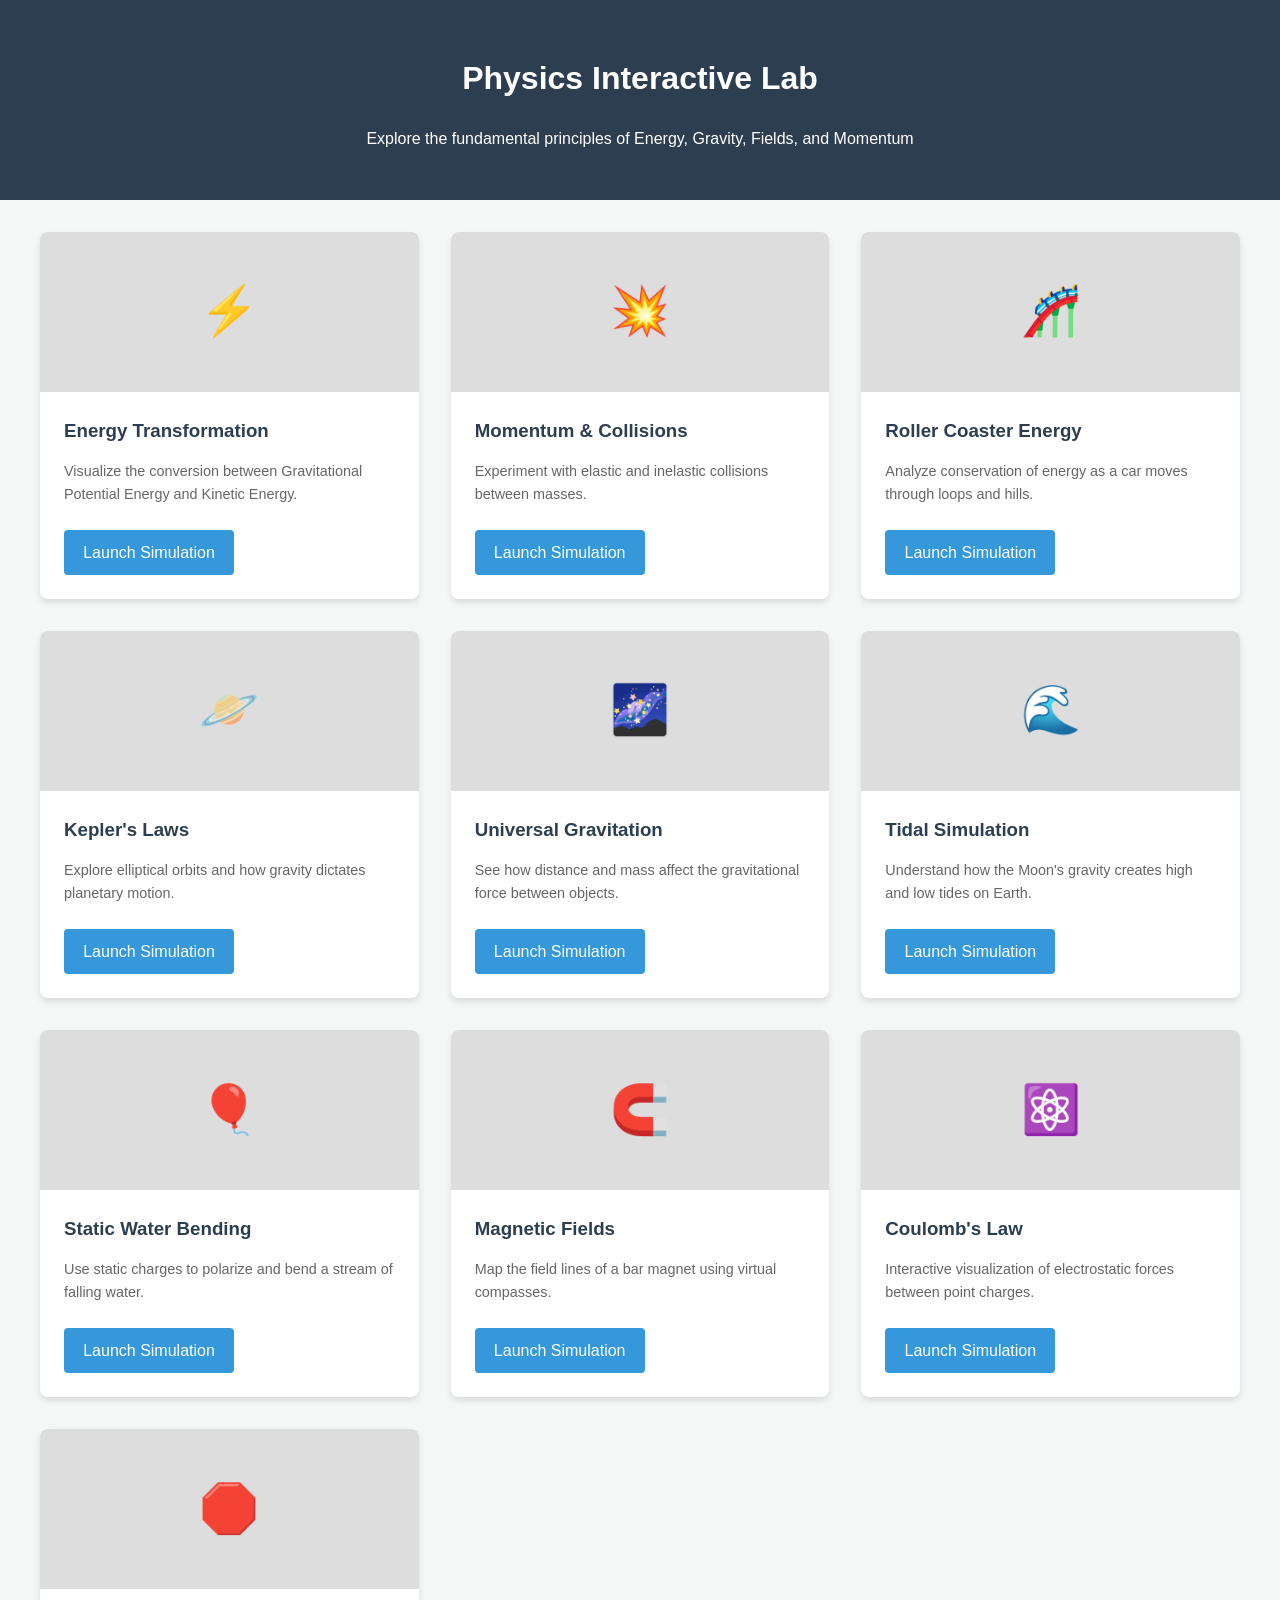
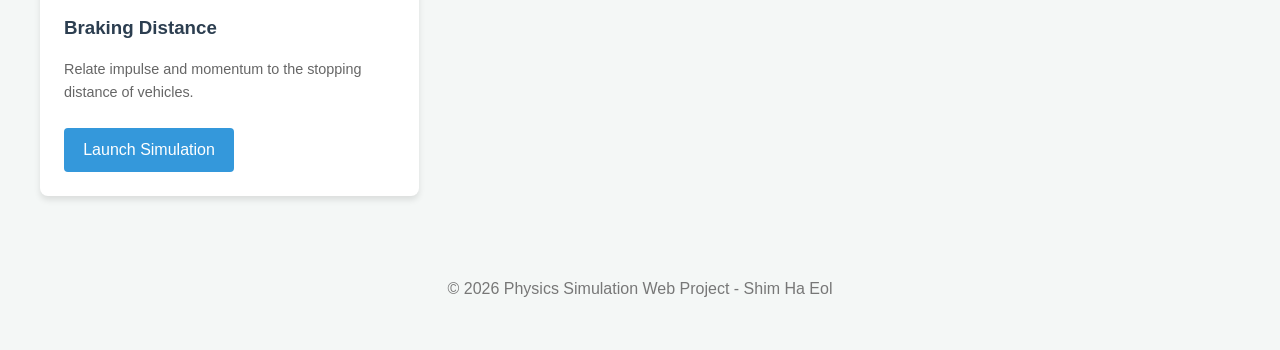
<file: index.html>
<!DOCTYPE html>
<html lang="en">
<head>
    <meta charset="UTF-8">
    <meta name="viewport" content="width=device-width, initial-scale=1.0">
    <title>Physics Lab: Interactive Simulations</title>
    <link rel="stylesheet" href="assets/css/style.css">
</head>
<body>
    <header>
        <h1>Physics Interactive Lab</h1>
        <p>Explore the fundamental principles of Energy, Gravity, Fields, and Momentum</p>
    </header>

    <main class="container">
        <div class="grid">
            <!-- 1. Energy Transformation (Modular) -->
            <div class="card">
                <div class="card-img">⚡</div>
                <div class="card-content">
                    <h3 class="card-title">Energy Transformation</h3>
                    <p class="card-text">Visualize the conversion between Gravitational Potential Energy and Kinetic Energy.</p>
                    <a href="simulations/energy-transformation/index.html" class="btn">Launch Simulation</a>
                </div>
            </div>

            <!-- 2. Collisions Lab (Modular) -->
            <div class="card">
                <div class="card-img">💥</div>
                <div class="card-content">
                    <h3 class="card-title">Momentum & Collisions</h3>
                    <p class="card-text">Experiment with elastic and inelastic collisions between masses.</p>
                    <a href="simulations/collisions-lab/index.html" class="btn">Launch Simulation</a>
                </div>
            </div>

            <!-- 3. Roller Coaster -->
            <div class="card">
                <div class="card-img">🎢</div>
                <div class="card-content">
                    <h3 class="card-title">Roller Coaster Energy</h3>
                    <p class="card-text">Analyze conservation of energy as a car moves through loops and hills.</p>
                    <a href="simulations/roller-coaster.html" class="btn">Launch Simulation</a>
                </div>
            </div>

            <!-- 4. Kepler's Orbits -->
            <div class="card">
                <div class="card-img">🪐</div>
                <div class="card-content">
                    <h3 class="card-title">Kepler's Laws</h3>
                    <p class="card-text">Explore elliptical orbits and how gravity dictates planetary motion.</p>
                    <a href="simulations/kepler-orbits.html" class="btn">Launch Simulation</a>
                </div>
            </div>

            <!-- 5. Universal Gravitation -->
            <div class="card">
                <div class="card-img">🌌</div>
                <div class="card-content">
                    <h3 class="card-title">Universal Gravitation</h3>
                    <p class="card-text">See how distance and mass affect the gravitational force between objects.</p>
                    <a href="simulations/gravity-force.html" class="btn">Launch Simulation</a>
                </div>
            </div>

            <!-- 6. Tidal Forces -->
            <div class="card">
                <div class="card-img">🌊</div>
                <div class="card-content">
                    <h3 class="card-title">Tidal Simulation</h3>
                    <p class="card-text">Understand how the Moon's gravity creates high and low tides on Earth.</p>
                    <a href="simulations/tides.html" class="btn">Launch Simulation</a>
                </div>
            </div>

            <!-- 7. Electrostatic Water Bender -->
            <div class="card">
                <div class="card-img">🎈</div>
                <div class="card-content">
                    <h3 class="card-title">Static Water Bending</h3>
                    <p class="card-text">Use static charges to polarize and bend a stream of falling water.</p>
                    <a href="simulations/water-bending.html" class="btn">Launch Simulation</a>
                </div>
            </div>

            <!-- 8. Magnetic Field Explorer -->
            <div class="card">
                <div class="card-img">🧲</div>
                <div class="card-content">
                    <h3 class="card-title">Magnetic Fields</h3>
                    <h3 class="card-title"></h3>
                    <p class="card-text">Map the field lines of a bar magnet using virtual compasses.</p>
                    <a href="simulations/magnetic-fields.html" class="btn">Launch Simulation</a>
                </div>
            </div>

            <!-- 9. Coulomb's Law -->
            <div class="card">
                <div class="card-img">⚛️</div>
                <div class="card-content">
                    <h3 class="card-title">Coulomb's Law</h3>
                    <p class="card-text">Interactive visualization of electrostatic forces between point charges.</p>
                    <a href="simulations/coulomb-law.html" class="btn">Launch Simulation</a>
                </div>
            </div>

            <!-- 10. Braking & Impulse -->
            <div class="card">
                <div class="card-img">🛑</div>
                <div class="card-content">
                    <h3 class="card-title">Braking Distance</h3>
                    <p class="card-text">Relate impulse and momentum to the stopping distance of vehicles.</p>
                    <a href="simulations/braking-impulse.html" class="btn">Launch Simulation</a>
                </div>
            </div>
        </div>
    </main>

    <footer style="text-align: center; padding: 2rem; color: #777;">
        <p>&copy; 2026 Physics Simulation Web Project - Shim Ha Eol</p>
    </footer>
</body>
</html>
</file>
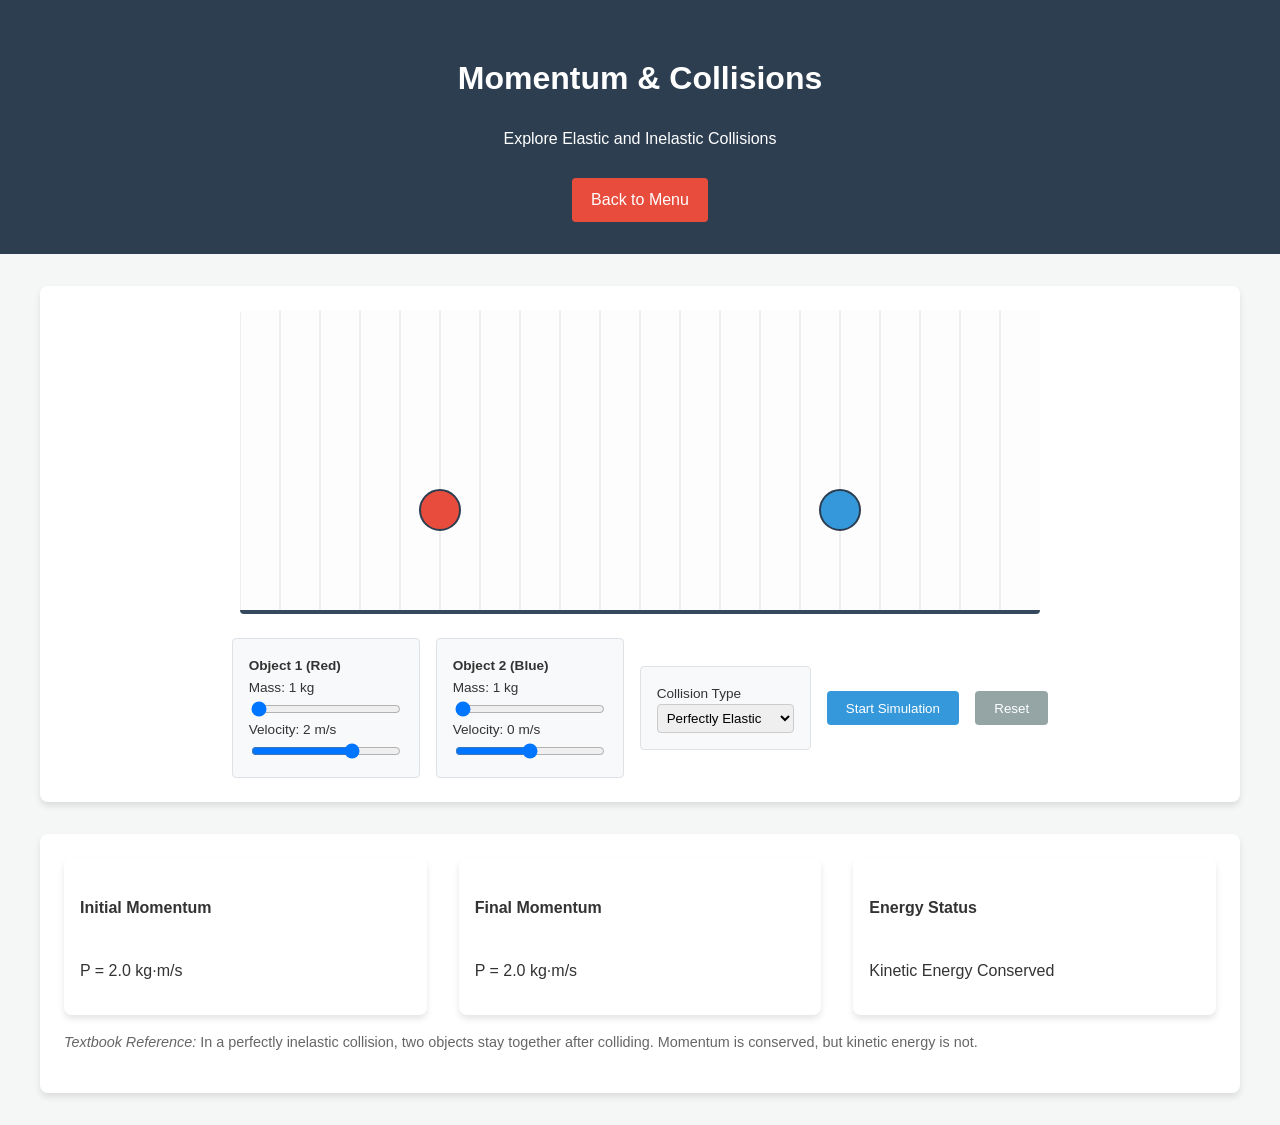
<file: simulations/collisions-lab/index.html>
<!DOCTYPE html>
<html lang="en">
<head>
    <meta charset="UTF-8">
    <meta name="viewport" content="width=device-width, initial-scale=1.0">
    <title>Collisions Lab - Physics Lab</title>
    <link rel="stylesheet" href="../../assets/css/style.css">
    <link rel="stylesheet" href="style.css">
</head>
<body>
    <header>
        <h1>Momentum & Collisions</h1>
        <p>Explore Elastic and Inelastic Collisions</p>
        <a href="../../index.html" class="btn" style="background: var(--accent); margin-top: 10px;">Back to Menu</a>
    </header>

    <main class="container">
        <div class="sim-container">
            <canvas id="collisionCanvas" width="800" height="300"></canvas>
            
            <div class="controls">
                <div class="control-group">
                    <strong>Object 1 (Red)</strong>
                    <label>Mass: <span id="m1Val">1.0</span> kg</label>
                    <input type="range" id="m1Range" min="1" max="5" step="0.5" value="1">
                    <label>Velocity: <span id="v1Val">2.0</span> m/s</label>
                    <input type="range" id="v1Range" min="-5" max="5" step="0.1" value="2">
                </div>
                <div class="control-group">
                    <strong>Object 2 (Blue)</strong>
                    <label>Mass: <span id="m2Val">1.0</span> kg</label>
                    <input type="range" id="m2Range" min="1" max="5" step="0.5" value="1">
                    <label>Velocity: <span id="v2Val">0.0</span> m/s</label>
                    <input type="range" id="v2Range" min="-5" max="5" step="0.1" value="0">
                </div>
                <div class="control-group">
                    <label for="collisionType">Collision Type</label>
                    <select id="collisionType">
                        <option value="elastic">Perfectly Elastic</option>
                        <option value="inelastic">Perfectly Inelastic</option>
                    </select>
                </div>
                <button id="runBtn" class="btn">Start Simulation</button>
                <button id="resetBtn" class="btn" style="background: #95a5a6;">Reset</button>
            </div>
        </div>

        <div class="info-section">
            <div class="grid">
                <div class="card" style="padding: 1rem;">
                    <h4>Initial Momentum</h4>
                    <p id="initMom">P = 2.0 kg·m/s</p>
                </div>
                <div class="card" style="padding: 1rem;">
                    <h4>Final Momentum</h4>
                    <p id="finalMom">P = 2.0 kg·m/s</p>
                </div>
                <div class="card" style="padding: 1rem;">
                    <h4>Energy Status</h4>
                    <p id="energyStatus">Kinetic Energy Conserved</p>
                </div>
            </div>
            <p style="margin-top: 1rem; font-size: 0.9rem; color: #666;">
                <em>Textbook Reference:</em> In a perfectly inelastic collision, two objects stay together after colliding. Momentum is conserved, but kinetic energy is not.
            </p>
        </div>
    </main>

    <script src="script.js"></script>
</body>
</html>
</file>
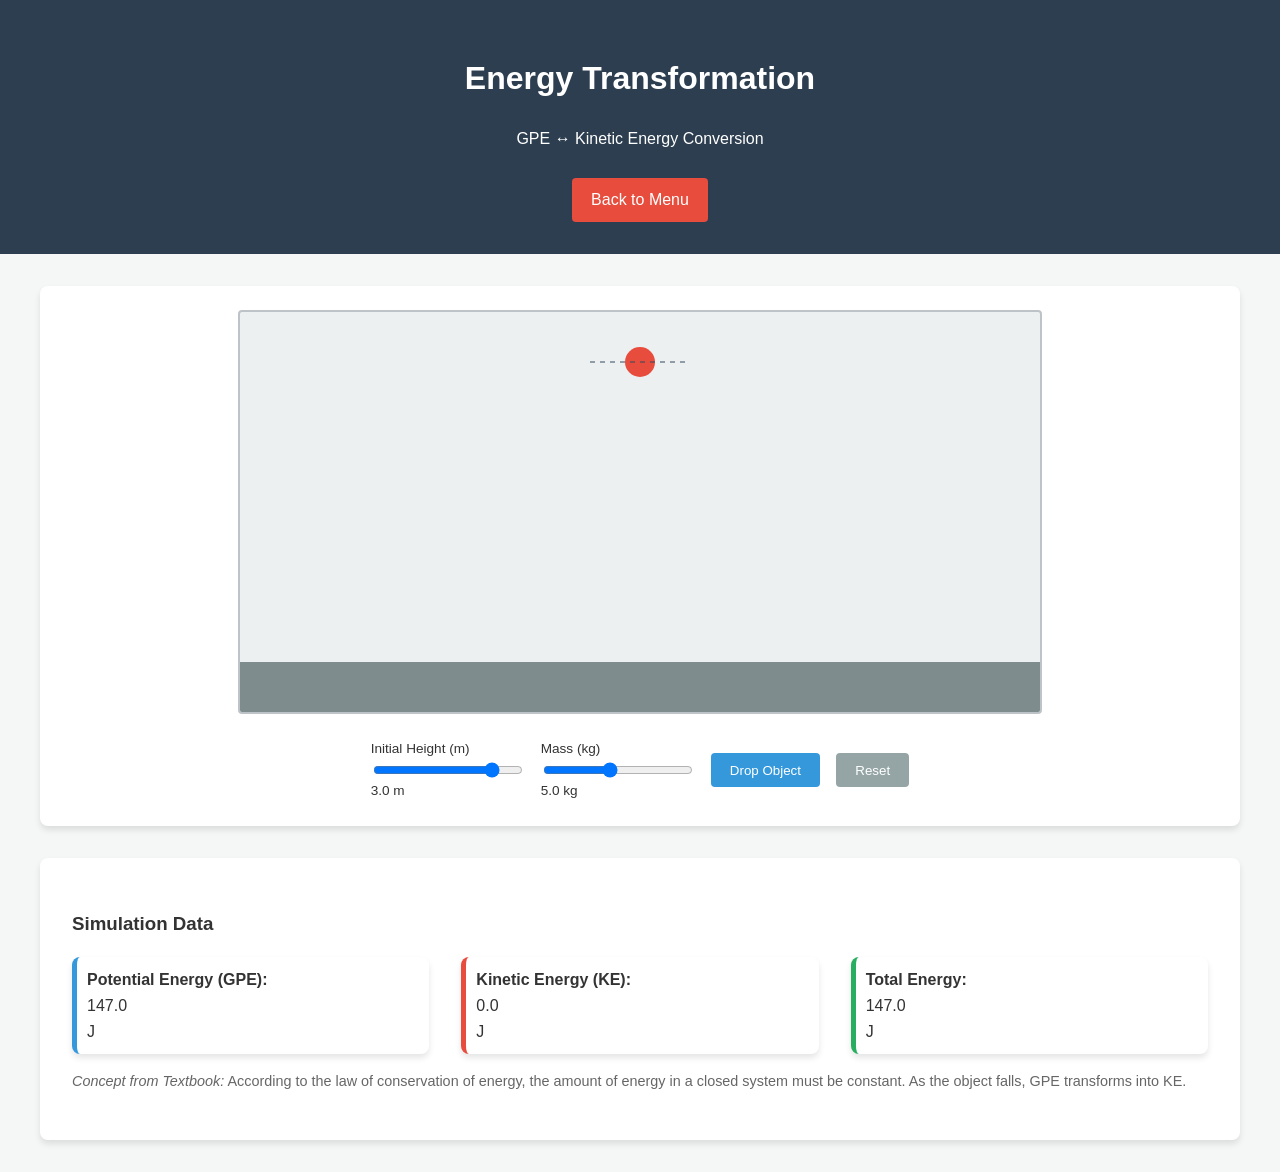
<file: simulations/energy-transformation/index.html>
<!DOCTYPE html>
<html lang="en">
<head>
    <meta charset="UTF-8">
    <meta name="viewport" content="width=device-width, initial-scale=1.0">
    <title>Energy Transformation - Physics Lab</title>
    <link rel="stylesheet" href="../../assets/css/style.css">
    <link rel="stylesheet" href="style.css">
</head>
<body>
    <header>
        <h1>Energy Transformation</h1>
        <p>GPE ↔ Kinetic Energy Conversion</p>
        <a href="../../index.html" class="btn" style="background: var(--accent); margin-top: 10px;">Back to Menu</a>
    </header>

    <main class="container">
        <div class="sim-container">
            <canvas id="simCanvas" width="800" height="400"></canvas>
            
            <div class="controls">
                <div class="control-group">
                    <label for="heightRange">Initial Height (m)</label>
                    <input type="range" id="heightRange" min="50" max="350" value="300">
                    <span id="heightVal">3.0 m</span>
                </div>
                <div class="control-group">
                    <label for="massRange">Mass (kg)</label>
                    <input type="range" id="massRange" min="1" max="10" value="5">
                    <span id="massVal">5.0 kg</span>
                </div>
                <button id="startBtn" class="btn">Drop Object</button>
                <button id="resetBtn" class="btn" style="background: #95a5a6;">Reset</button>
            </div>
        </div>

        <div class="info-section">
            <h3>Simulation Data</h3>
            <div class="grid">
                <div class="card" style="padding: 10px; border-left: 5px solid var(--secondary);">
                    <strong>Potential Energy (GPE):</strong> <span id="gpeDisplay">0</span> J
                </div>
                <div class="card" style="padding: 10px; border-left: 5px solid var(--accent);">
                    <strong>Kinetic Energy (KE):</strong> <span id="keDisplay">0</span> J
                </div>
                <div class="card" style="padding: 10px; border-left: 5px solid #27ae60;">
                    <strong>Total Energy:</strong> <span id="totalDisplay">0</span> J
                </div>
            </div>
            <p style="margin-top: 1rem; font-size: 0.9rem; color: #666;">
                <em>Concept from Textbook:</em> According to the law of conservation of energy, the amount of energy in a closed system must be constant. As the object falls, GPE transforms into KE.
            </p>
        </div>
    </main>

    <script src="script.js"></script>
</body>
</html>
</file>
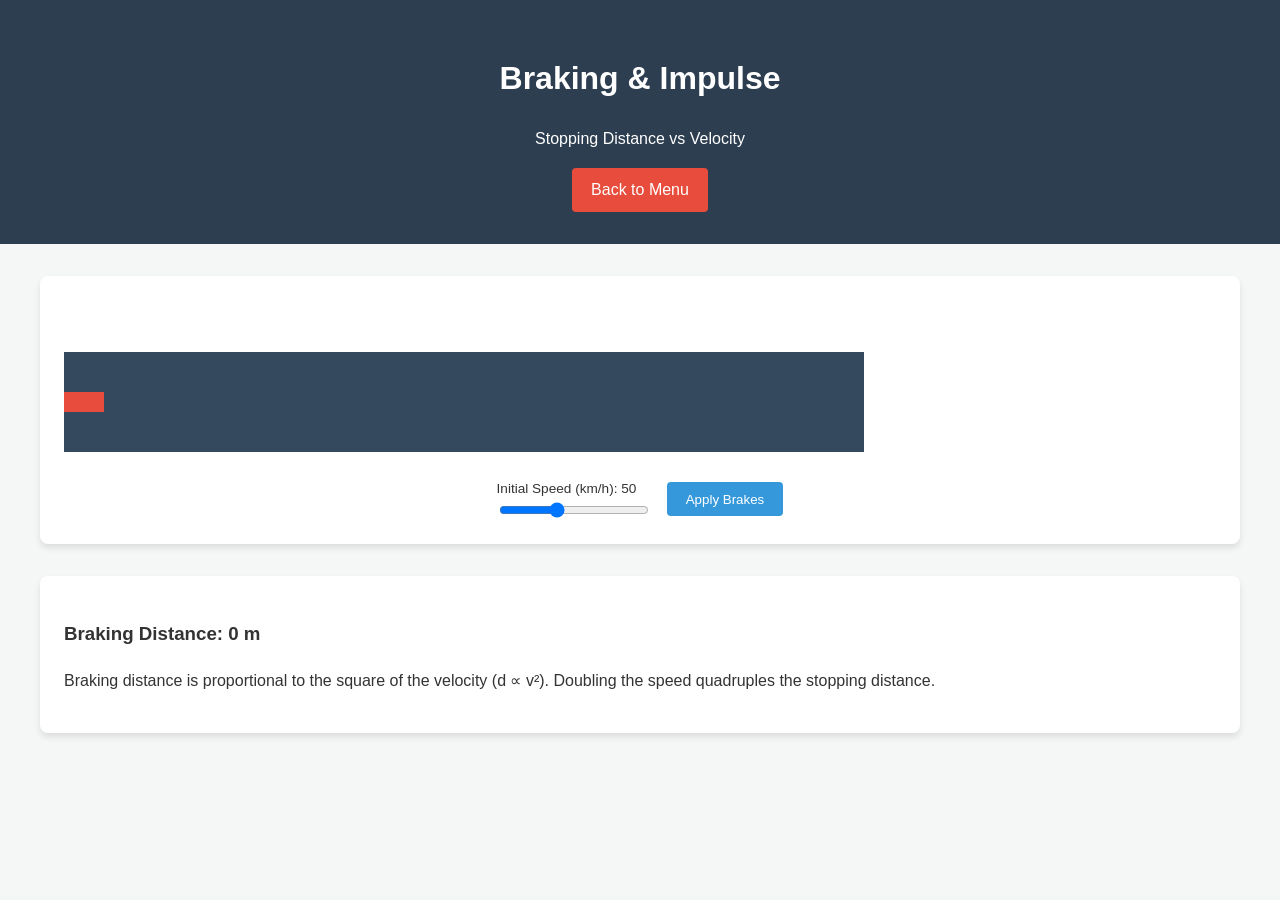
<file: simulations/braking-impulse.html>
<!DOCTYPE html>
<html lang="en">
<head>
    <meta charset="UTF-8">
    <title>Braking Distance - Physics Lab</title>
    <link rel="stylesheet" href="../assets/css/style.css">
    <style>
        .road { width: 800px; height: 100px; background: #34495e; position: relative; border-top: 2px solid white; border-bottom: 2px solid white; margin-top: 50px; }
        .car { width: 40px; height: 20px; background: #e74c3c; position: absolute; top: 40px; left: 0; transition: left 0.1s linear; }
    </style>
</head>
<body>
    <header>
        <h1>Braking & Impulse</h1>
        <p>Stopping Distance vs Velocity</p>
        <a href="../index.html" class="btn" style="background: var(--accent);">Back to Menu</a>
    </header>
    <main class="container">
        <div class="sim-container">
            <div class="road">
                <div class="car" id="brakingCar"></div>
            </div>
            <div class="controls">
                <div class="control-group">
                    <label>Initial Speed (km/h): <span id="speedVal">50</span></label>
                    <input type="range" id="speedRange" min="20" max="100" value="50">
                </div>
                <button id="brakeBtn" class="btn">Apply Brakes</button>
            </div>
        </div>
        <div class="info-section sim-container">
            <h3 id="distDisplay">Braking Distance: 0 m</h3>
            <p>Braking distance is proportional to the square of the velocity (d ∝ v²). Doubling the speed quadruples the stopping distance.</p>
        </div>
    </main>
    <script>
        const car = document.getElementById('brakingCar');
        const speedRange = document.getElementById('speedRange');
        const brakeBtn = document.getElementById('brakeBtn');
        const distDisp = document.getElementById('distDisplay');

        let isBraking = false;

        brakeBtn.onclick = () => {
            if (isBraking) return;
            isBraking = true;
            const v = parseFloat(speedRange.value);
            const dist = (v * v) / 250 * 20; // Scaled for pixels
            
            car.style.transition = `left ${v/20}s ease-out`;
            car.style.left = dist + 'px';
            
            distDisp.textContent = `Braking Distance: ${(v * v / 250).toFixed(1)} m`;

            setTimeout(() => {
                isBraking = false;
                car.style.transition = 'none';
                car.style.left = '0';
            }, 3000);
        };
    </script>
</body>
</html>
</file>
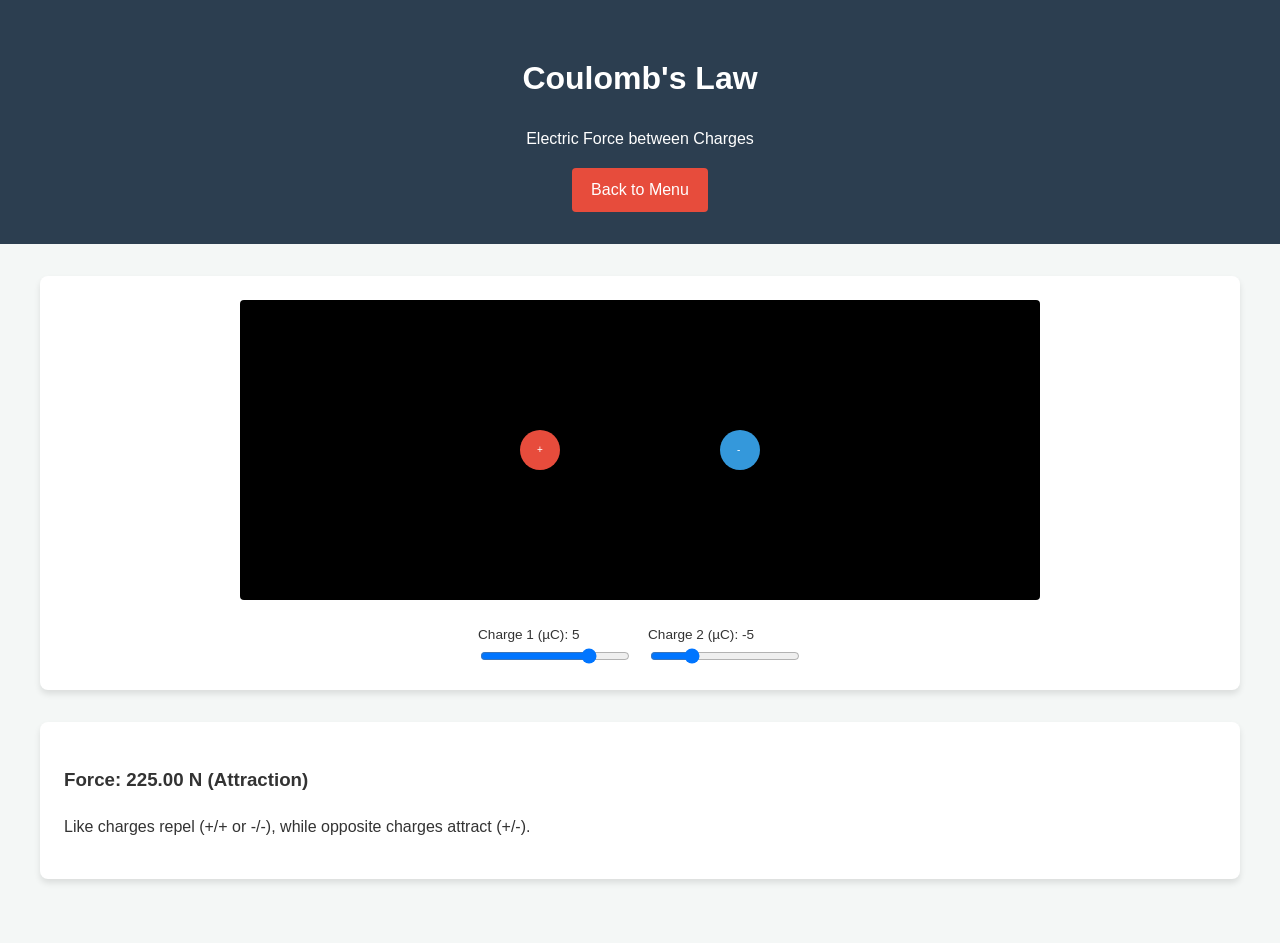
<file: simulations/coulomb-law.html>
<!DOCTYPE html>
<html lang="en">
<head>
    <meta charset="UTF-8">
    <title>Coulomb's Law - Physics Lab</title>
    <link rel="stylesheet" href="../assets/css/style.css">
</head>
<body>
    <header>
        <h1>Coulomb's Law</h1>
        <p>Electric Force between Charges</p>
        <a href="../index.html" class="btn" style="background: var(--accent);">Back to Menu</a>
    </header>
    <main class="container">
        <div class="sim-container">
            <canvas id="coulombCanvas" width="800" height="300"></canvas>
            <div class="controls">
                <div class="control-group">
                    <label>Charge 1 (µC): <span id="q1Val">5</span></label>
                    <input type="range" id="q1Range" min="-10" max="10" value="5">
                </div>
                <div class="control-group">
                    <label>Charge 2 (µC): <span id="q2Val">-5</span></label>
                    <input type="range" id="q2Range" min="-10" max="10" value="-5">
                </div>
            </div>
        </div>
        <div class="info-section sim-container">
            <h3 id="cForceDisplay">Force: 0 N</h3>
            <p>Like charges repel (+/+ or -/-), while opposite charges attract (+/-).</p>
        </div>
    </main>
    <script>
        const canvas = document.getElementById('coulombCanvas');
        const ctx = canvas.getContext('2d');
        const q1R = document.getElementById('q1Range');
        const q2R = document.getElementById('q2Range');
        const fDisp = document.getElementById('cForceDisplay');

        function draw() {
            ctx.clearRect(0, 0, canvas.width, canvas.height);
            const q1 = parseFloat(q1R.value);
            const q2 = parseFloat(q2R.value);
            const r = 200; // Fixed distance for simplicity
            const k = 90; // Scaled constant

            const force = (k * q1 * q2) / (r/20);
            fDisp.textContent = `Force: ${Math.abs(force).toFixed(2)} N (${force < 0 ? 'Attraction' : 'Repulsion'})`;

            const x1 = canvas.width/2 - r/2;
            const x2 = canvas.width/2 + r/2;
            const y = canvas.height/2;

            // Draw charges
            ctx.beginPath(); ctx.arc(x1, y, 20, 0, Math.PI*2); ctx.fillStyle = q1 > 0 ? "#e74c3c" : "#3498db"; ctx.fill();
            ctx.fillStyle = "white"; ctx.fillText(q1 > 0 ? "+" : "-", x1-3, y+3);
            
            ctx.beginPath(); ctx.arc(x2, y, 20, 0, Math.PI*2); ctx.fillStyle = q2 > 0 ? "#e74c3c" : "#3498db"; ctx.fill();
            ctx.fillStyle = "white"; ctx.fillText(q2 > 0 ? "+" : "-", x2-3, y+3);

            requestAnimationFrame(draw);
        }
        draw();
    </script>
</body>
</html>
</file>
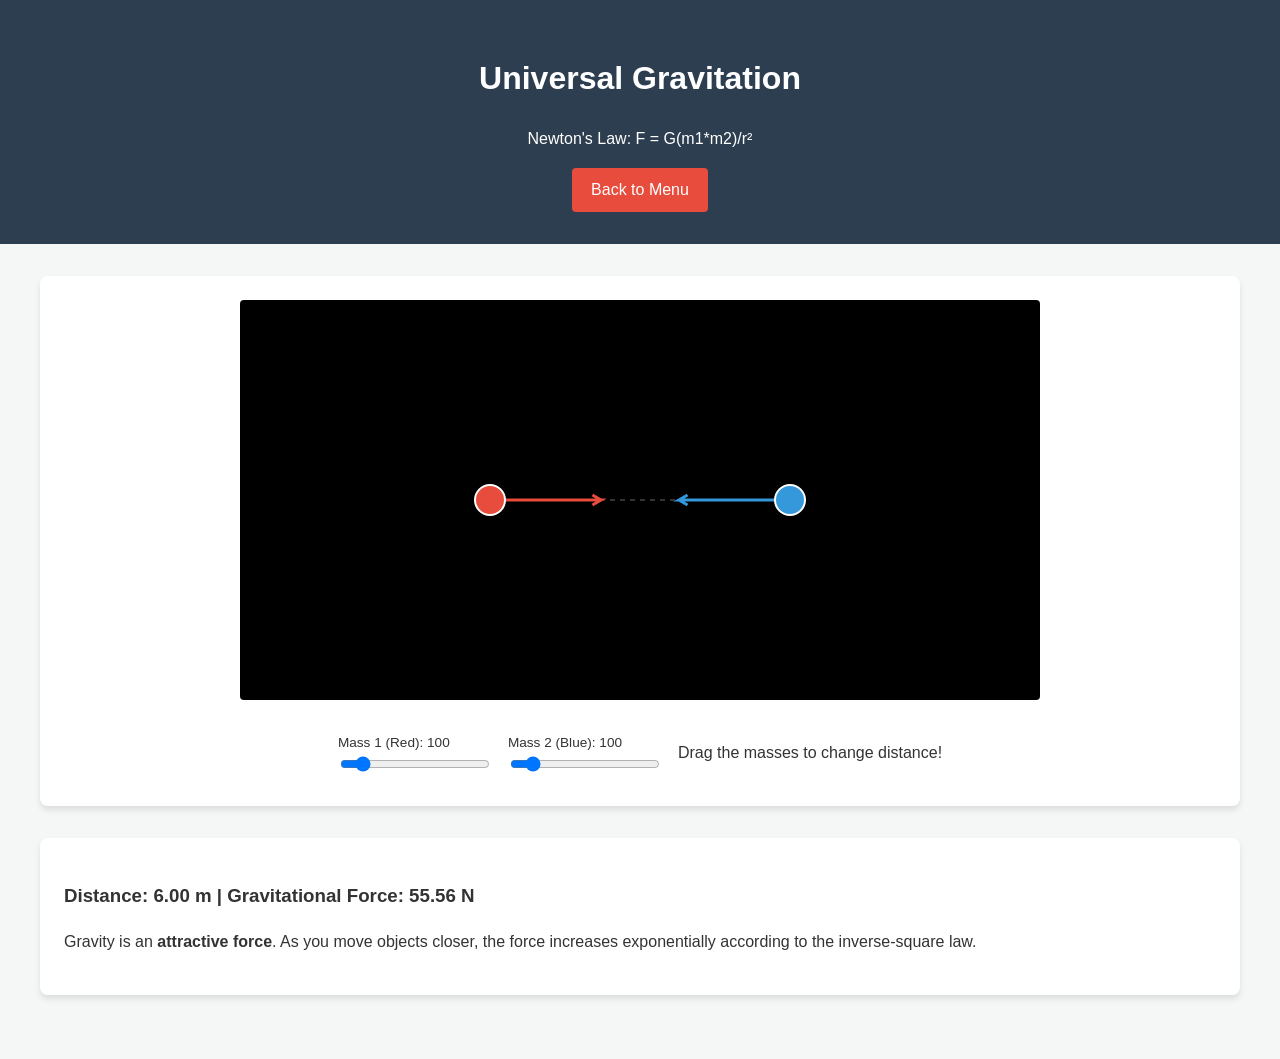
<file: simulations/gravity-force.html>
<!DOCTYPE html>
<html lang="en">
<head>
    <meta charset="UTF-8">
    <title>Universal Gravitation - Physics Lab</title>
    <link rel="stylesheet" href="../assets/css/style.css">
    <style>
        #gravCanvas { background: #000; cursor: crosshair; }
        .data-panel { position: absolute; top: 20px; left: 20px; background: rgba(255,255,255,0.8); padding: 10px; border-radius: 5px; color: #000; }
    </style>
</head>
<body>
    <header>
        <h1>Universal Gravitation</h1>
        <p>Newton's Law: F = G(m1*m2)/r²</p>
        <a href="../index.html" class="btn" style="background: var(--accent);">Back to Menu</a>
    </header>
    <main class="container" style="position: relative;">
        <div class="sim-container">
            <canvas id="gravCanvas" width="800" height="400"></canvas>
            <div class="controls">
                <div class="control-group">
                    <label>Mass 1 (Red): <span id="m1Val">100</span></label>
                    <input type="range" id="m1Range" min="50" max="500" value="100">
                </div>
                <div class="control-group">
                    <label>Mass 2 (Blue): <span id="m2Val">100</span></label>
                    <input type="range" id="m2Range" min="50" max="500" value="100">
                </div>
                <p>Drag the masses to change distance!</p>
            </div>
        </div>
        <div class="info-section sim-container">
            <h3 id="forceDisplay">Force: 0 N</h3>
            <p>Gravity is an <strong>attractive force</strong>. As you move objects closer, the force increases exponentially according to the inverse-square law.</p>
        </div>
    </main>
    <script>
        const canvas = document.getElementById('gravCanvas');
        const ctx = canvas.getContext('2d');
        const m1R = document.getElementById('m1Range');
        const m2R = document.getElementById('m2Range');
        const fDisp = document.getElementById('forceDisplay');

        let p1 = { x: 250, y: 200, m: 100, color: "#e74c3c", isDragging: false };
        let p2 = { x: 550, y: 200, m: 100, color: "#3498db", isDragging: false };

        canvas.onmousedown = (e) => {
            const rect = canvas.getBoundingClientRect();
            const mx = e.clientX - rect.left;
            const my = e.clientY - rect.top;
            if (Math.hypot(mx - p1.x, my - p1.y) < 30) p1.isDragging = true;
            else if (Math.hypot(mx - p2.x, my - p2.y) < 30) p2.isDragging = true;
        };

        window.onmouseup = () => { p1.isDragging = p2.isDragging = false; };
        canvas.onmousemove = (e) => {
            const rect = canvas.getBoundingClientRect();
            const mx = e.clientX - rect.left;
            const my = e.clientY - rect.top;
            if (p1.isDragging) { p1.x = mx; p1.y = my; }
            if (p2.isDragging) { p2.x = mx; p2.y = my; }
        };

        function draw() {
            ctx.clearRect(0, 0, canvas.width, canvas.height);
            p1.m = parseFloat(m1R.value);
            p2.m = parseFloat(m2R.value);
            
            const dx = p2.x - p1.x;
            const dy = p2.y - p1.y;
            const dist = Math.max(Math.hypot(dx, dy), 40);
            const G = 5; 
            const force = (G * p1.m * p2.m) / (dist * dist);

            // Draw Connection Line
            ctx.beginPath();
            ctx.setLineDash([5, 5]);
            ctx.moveTo(p1.x, p1.y);
            ctx.lineTo(p2.x, p2.y);
            ctx.strokeStyle = "rgba(255,255,255,0.2)";
            ctx.stroke();
            ctx.setLineDash([]);

            // Draw Force Vectors
            const angle = Math.atan2(dy, dx);
            const vecLen = Math.min(force * 200, 150);
            
            // F1 on P1
            drawArrow(p1.x, p1.y, p1.x + Math.cos(angle) * vecLen, p1.y + Math.sin(angle) * vecLen, p1.color);
            // F2 on P2
            drawArrow(p2.x, p2.y, p2.x - Math.cos(angle) * vecLen, p2.y - Math.sin(angle) * vecLen, p2.color);

            // Draw Objects
            [p1, p2].forEach(p => {
                ctx.beginPath();
                ctx.arc(p.x, p.y, Math.sqrt(p.m) + 5, 0, Math.PI*2);
                ctx.fillStyle = p.color;
                ctx.fill();
                ctx.strokeStyle = "white";
                ctx.lineWidth = 2;
                ctx.stroke();
            });

            fDisp.textContent = `Distance: ${(dist/50).toFixed(2)} m | Gravitational Force: ${(force*100).toFixed(2)} N`;
            requestAnimationFrame(draw);
        }

        function drawArrow(fromx, fromy, tox, toy, color){
            const headlen = 10;
            const angle = Math.atan2(toy-fromy, tox-fromx);
            ctx.strokeStyle = color;
            ctx.lineWidth = 3;
            ctx.beginPath();
            ctx.moveTo(fromx, fromy);
            ctx.lineTo(tox, toy);
            ctx.lineTo(tox-headlen*Math.cos(angle-Math.PI/6),toy-headlen*Math.sin(angle-Math.PI/6));
            ctx.moveTo(tox, toy);
            ctx.lineTo(tox-headlen*Math.cos(angle+Math.PI/6),toy-headlen*Math.sin(angle+Math.PI/6));
            ctx.stroke();
        }

        draw();
    </script>
</body>
</html>
</file>
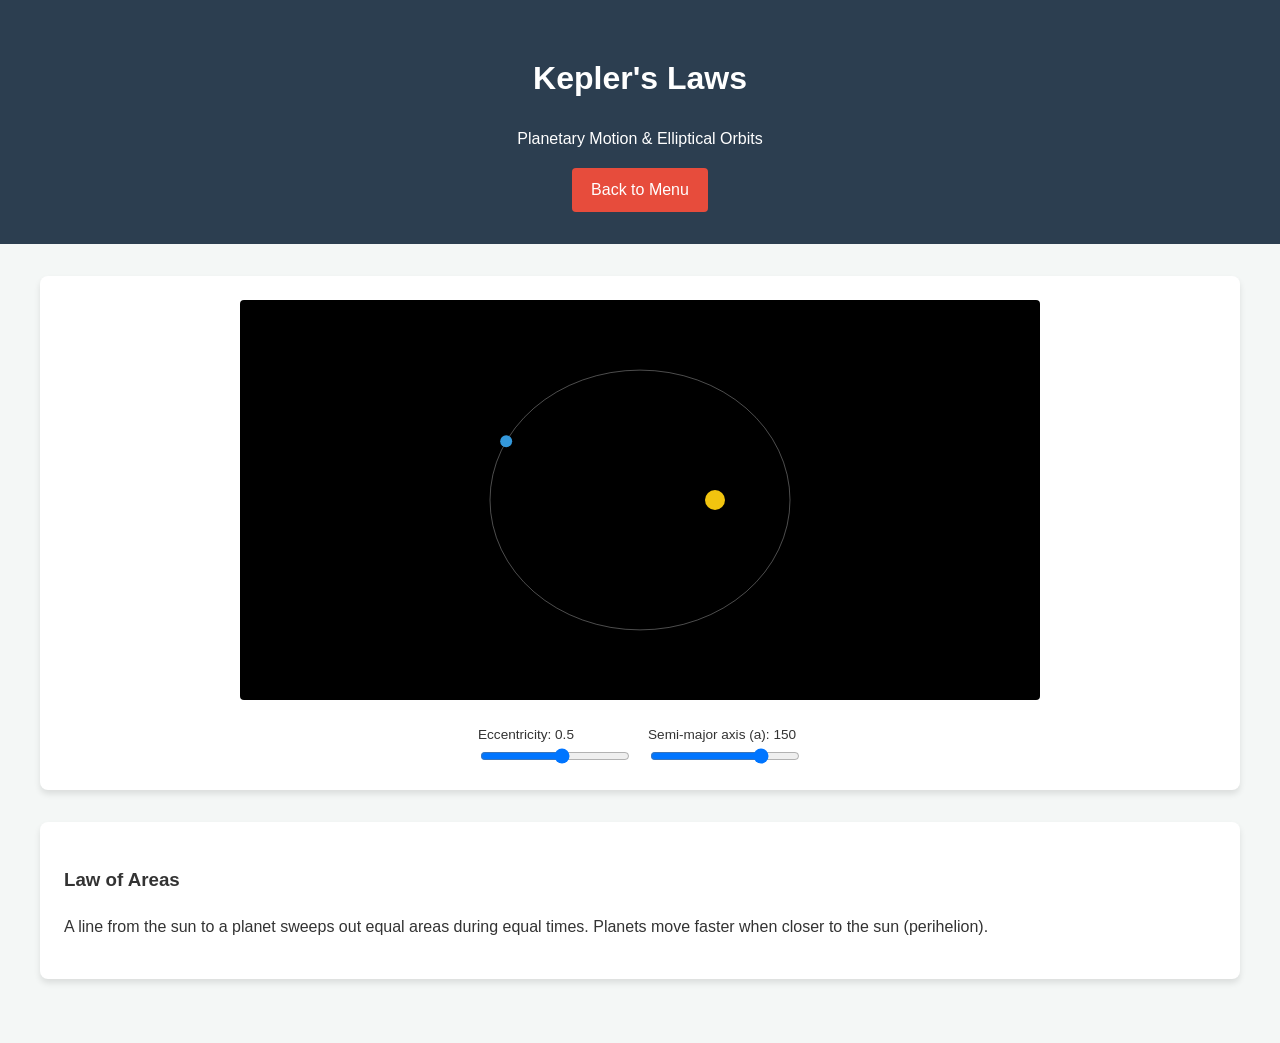
<file: simulations/kepler-orbits.html>
<!DOCTYPE html>
<html lang="en">
<head>
    <meta charset="UTF-8">
    <title>Kepler's Orbits - Physics Lab</title>
    <link rel="stylesheet" href="../assets/css/style.css">
</head>
<body>
    <header>
        <h1>Kepler's Laws</h1>
        <p>Planetary Motion & Elliptical Orbits</p>
        <a href="../index.html" class="btn" style="background: var(--accent);">Back to Menu</a>
    </header>
    <main class="container">
        <div class="sim-container">
            <canvas id="orbitCanvas" width="800" height="400"></canvas>
            <div class="controls">
                <div class="control-group">
                    <label>Eccentricity: <span id="eVal">0.5</span></label>
                    <input type="range" id="eRange" min="0" max="0.9" step="0.01" value="0.5">
                </div>
                <div class="control-group">
                    <label>Semi-major axis (a): <span id="aVal">150</span></label>
                    <input type="range" id="aRange" min="50" max="180" step="1" value="150">
                </div>
            </div>
        </div>
        <div class="info-section sim-container">
            <h3>Law of Areas</h3>
            <p>A line from the sun to a planet sweeps out equal areas during equal times. Planets move faster when closer to the sun (perihelion).</p>
        </div>
    </main>
    <script>
        const canvas = document.getElementById('orbitCanvas');
        const ctx = canvas.getContext('2d');
        const eRange = document.getElementById('eRange');
        const aRange = document.getElementById('aRange');

        let angle = 0;

        function draw() {
            ctx.clearRect(0, 0, canvas.width, canvas.height);
            const a = parseFloat(aRange.value);
            const e = parseFloat(eRange.value);
            const b = a * Math.sqrt(1 - e*e);
            const focus = a * e;

            ctx.translate(canvas.width/2, canvas.height/2);

            // Sun (Focus)
            ctx.beginPath();
            ctx.arc(focus, 0, 10, 0, Math.PI*2);
            ctx.fillStyle = "#f1c40f";
            ctx.fill();

            // Orbit path
            ctx.beginPath();
            ctx.ellipse(0, 0, a, b, 0, 0, Math.PI*2);
            ctx.strokeStyle = "rgba(255,255,255,0.3)";
            ctx.stroke();

            // Planet
            const r = (a * (1 - e*e)) / (1 + e * Math.cos(angle));
            const px = r * Math.cos(angle) + focus;
            const py = r * Math.sin(angle);

            ctx.beginPath();
            ctx.arc(px, py, 6, 0, Math.PI*2);
            ctx.fillStyle = "#3498db";
            ctx.fill();

            // Speed variation (Kepler's 2nd Law)
            const speed = 0.05 * (1 / (r/a)); 
            angle += speed;

            ctx.setTransform(1,0,0,1,0,0);
            requestAnimationFrame(draw);
        }
        draw();
    </script>
</body>
</html>
</file>
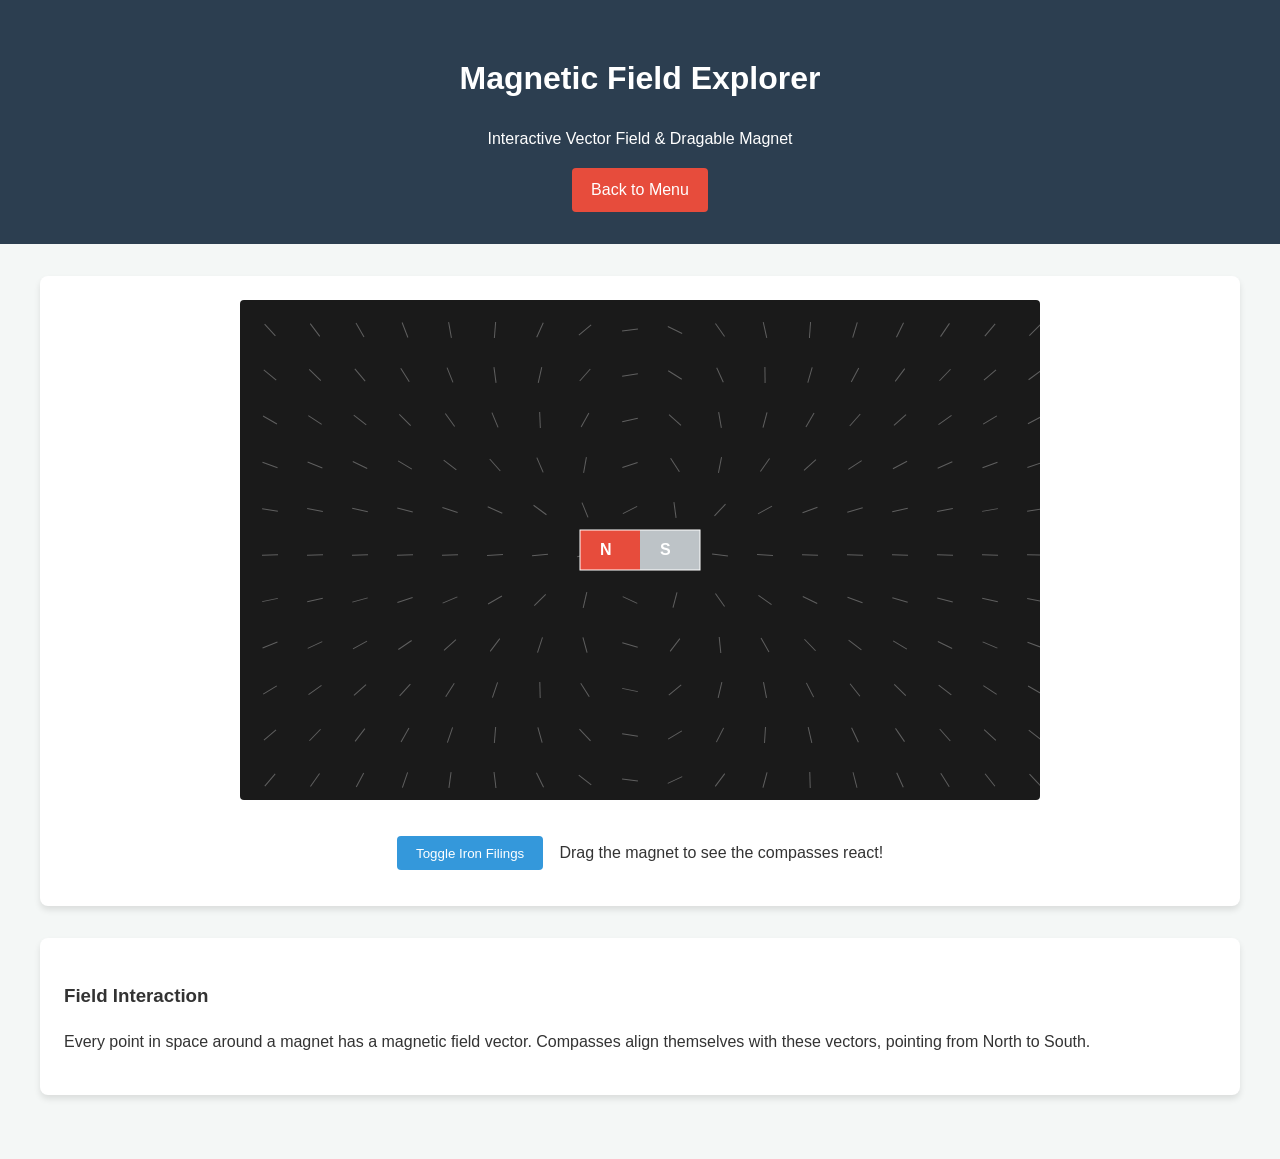
<file: simulations/magnetic-fields.html>
<!DOCTYPE html>
<html lang="en">
<head>
    <meta charset="UTF-8">
    <title>Magnetic Field Explorer - Physics Lab</title>
    <link rel="stylesheet" href="../assets/css/style.css">
    <style>
        #magCanvas { background: #1a1a1a; cursor: grab; }
        #magCanvas:active { cursor: grabbing; }
    </style>
</head>
<body>
    <header>
        <h1>Magnetic Field Explorer</h1>
        <p>Interactive Vector Field & Dragable Magnet</p>
        <a href="../index.html" class="btn" style="background: var(--accent);">Back to Menu</a>
    </header>
    <main class="container">
        <div class="sim-container">
            <canvas id="magCanvas" width="800" height="500"></canvas>
            <div class="controls">
                <button id="toggleLines" class="btn">Toggle Iron Filings</button>
                <p>Drag the magnet to see the compasses react!</p>
            </div>
        </div>
        <div class="info-section sim-container">
            <h3>Field Interaction</h3>
            <p>Every point in space around a magnet has a magnetic field vector. Compasses align themselves with these vectors, pointing from North to South.</p>
        </div>
    </main>
    <script>
        const canvas = document.getElementById('magCanvas');
        const ctx = canvas.getContext('2d');
        
        let magnet = { x: 400, y: 250, w: 120, h: 40, isDragging: false };
        let showIronFilings = true;
        const compasses = [];
        
        for(let x=30; x<canvas.width; x+=45) {
            for(let y=30; y<canvas.height; y+=45) {
                compasses.push({x, y});
            }
        }

        canvas.onmousedown = (e) => {
            const rect = canvas.getBoundingClientRect();
            const mx = e.clientX - rect.left;
            const my = e.clientY - rect.top;
            if (mx > magnet.x - magnet.w/2 && mx < magnet.x + magnet.w/2 && 
                my > magnet.y - magnet.h/2 && my < magnet.y + magnet.h/2) {
                magnet.isDragging = true;
            }
        };

        window.onmouseup = () => magnet.isDragging = false;
        canvas.onmousemove = (e) => {
            if (!magnet.isDragging) return;
            const rect = canvas.getBoundingClientRect();
            magnet.x = e.clientX - rect.left;
            magnet.y = e.clientY - rect.top;
        };

        document.getElementById('toggleLines').onclick = () => showIronFilings = !showIronFilings;

        function getFieldAt(px, py) {
            // Pole positions
            const nPos = { x: magnet.x - magnet.w/4, y: magnet.y };
            const sPos = { x: magnet.x + magnet.w/4, y: magnet.y };

            // Vectors from poles to point
            const dNx = px - nPos.x;
            const dNy = py - nPos.y;
            const dSx = px - sPos.x;
            const dSy = py - sPos.y;

            const distN = Math.pow(dNx*dNx + dNy*dNy, 1.5);
            const distS = Math.pow(dSx*dSx + dSy*dSy, 1.5);

            // North pole repels N-end of compass (outward)
            // South pole attracts N-end of compass (inward)
            const vx = (dNx / distN) - (dSx / distS);
            const vy = (dNy / distN) - (dSy / distS);

            return Math.atan2(vy, vx);
        }

        function draw() {
            ctx.clearRect(0, 0, canvas.width, canvas.height);

            // Draw Compasses
            compasses.forEach(c => {
                const angle = getFieldAt(c.x, c.y);
                
                ctx.save();
                ctx.translate(c.x, c.y);
                ctx.rotate(angle);
                
                if (showIronFilings) {
                    ctx.beginPath();
                    ctx.moveTo(-8, 0); ctx.lineTo(8, 0);
                    ctx.strokeStyle = "rgba(200, 200, 200, 0.4)";
                    ctx.lineWidth = 1;
                    ctx.stroke();
                } else {
                    // Needle
                    ctx.beginPath();
                    ctx.moveTo(10, 0); ctx.lineTo(-10, -4); ctx.lineTo(-10, 4);
                    ctx.fillStyle = "#e74c3c"; // North end
                    ctx.fill();
                    ctx.beginPath();
                    ctx.moveTo(-10, 0); ctx.lineTo(10, -4); ctx.lineTo(10, 4);
                    ctx.fillStyle = "#bdc3c7"; // South end
                    ctx.fill();
                }
                ctx.restore();
            });

            // Draw Magnet
            ctx.save();
            ctx.translate(magnet.x, magnet.y);
            ctx.fillStyle = "#e74c3c";
            ctx.fillRect(-magnet.w/2, -magnet.h/2, magnet.w/2, magnet.h);
            ctx.fillStyle = "#bdc3c7";
            ctx.fillRect(0, -magnet.h/2, magnet.w/2, magnet.h);
            ctx.fillStyle = "white";
            ctx.font = "bold 16px Arial";
            ctx.fillText("N", -magnet.w/3, 5);
            ctx.fillText("S", magnet.w/6, 5);
            ctx.strokeStyle = "white"; ctx.strokeRect(-magnet.w/2, -magnet.h/2, magnet.w, magnet.h);
            ctx.restore();

            requestAnimationFrame(draw);
        }
        draw();
    </script>
</body>
</html>
</file>
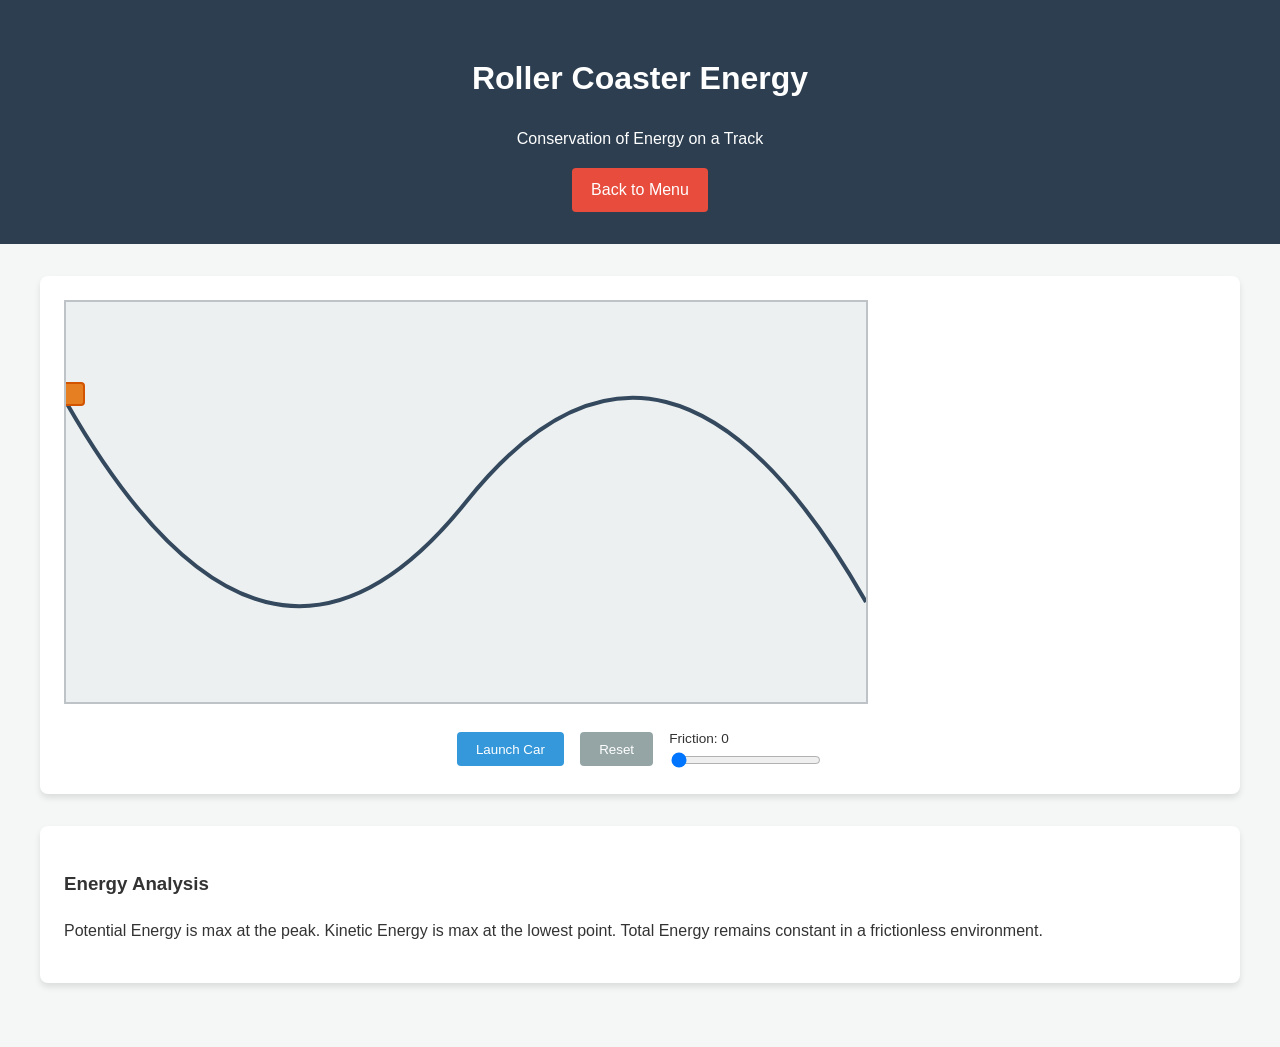
<file: simulations/roller-coaster.html>
<!DOCTYPE html>
<html lang="en">
<head>
    <meta charset="UTF-8">
    <title>Roller Coaster Energy - Physics Lab</title>
    <link rel="stylesheet" href="../assets/css/style.css">
    <style>
        .sim-area { position: relative; width: 800px; height: 400px; background: #ecf0f1; border: 2px solid #bdc3c7; overflow: hidden; }
        #car { width: 30px; height: 20px; background: #e67e22; position: absolute; border-radius: 4px; border: 2px solid #d35400; }
        .track { fill: none; stroke: #34495e; stroke-width: 4; }
    </style>
</head>
<body>
    <header>
        <h1>Roller Coaster Energy</h1>
        <p>Conservation of Energy on a Track</p>
        <a href="../index.html" class="btn" style="background: var(--accent);">Back to Menu</a>
    </header>
    <main class="container">
        <div class="sim-container">
            <div class="sim-area">
                <svg width="800" height="400" id="trackSvg">
                    <path d="M 0 100 Q 200 450 400 200 T 800 300" class="track" id="trackPath"/>
                </svg>
                <div id="car"></div>
            </div>
            <div class="controls">
                <button id="launchBtn" class="btn">Launch Car</button>
                <button id="resetBtn" class="btn" style="background:#95a5a6;">Reset</button>
                <div class="control-group">
                    <label>Friction: <span id="fricVal">0</span></label>
                    <input type="range" id="fricRange" min="0" max="0.05" step="0.001" value="0">
                </div>
            </div>
        </div>
        <div class="info-section sim-container">
            <h3>Energy Analysis</h3>
            <p>Potential Energy is max at the peak. Kinetic Energy is max at the lowest point. Total Energy remains constant in a frictionless environment.</p>
        </div>
    </main>
    <script>
        const path = document.getElementById('trackPath');
        const car = document.getElementById('car');
        const launchBtn = document.getElementById('launchBtn');
        const resetBtn = document.getElementById('resetBtn');
        const pathLength = path.getTotalLength();
        
        let progress = 0;
        let speed = 0;
        let isMoving = false;
        const gravity = 0.5;

        function animate() {
            if (!isMoving) return;

            const point = path.getPointAtLength(progress);
            const nextPoint = path.getPointAtLength(Math.min(progress + 1, pathLength));
            
            // Slope-based acceleration
            const slope = (nextPoint.y - point.y);
            speed += slope * 0.05;
            
            // Friction
            const friction = parseFloat(document.getElementById('fricRange').value);
            speed *= (1 - friction);

            progress += speed;

            if (progress < 0) { progress = 0; speed = -speed * 0.5; }
            if (progress > pathLength) { isMoving = false; }

            car.style.left = (point.x - 15) + 'px';
            car.style.top = (point.y - 20) + 'px';
            
            requestAnimationFrame(animate);
        }

        launchBtn.onclick = () => { if(!isMoving) { speed = 2; isMoving = true; animate(); } };
        resetBtn.onclick = () => { isMoving = false; progress = 0; speed = 0; const p = path.getPointAtLength(0); car.style.left = (p.x-15)+'px'; car.style.top = (p.y-20)+'px'; };
        
        // Init pos
        resetBtn.onclick();
    </script>
</body>
</html>
</file>
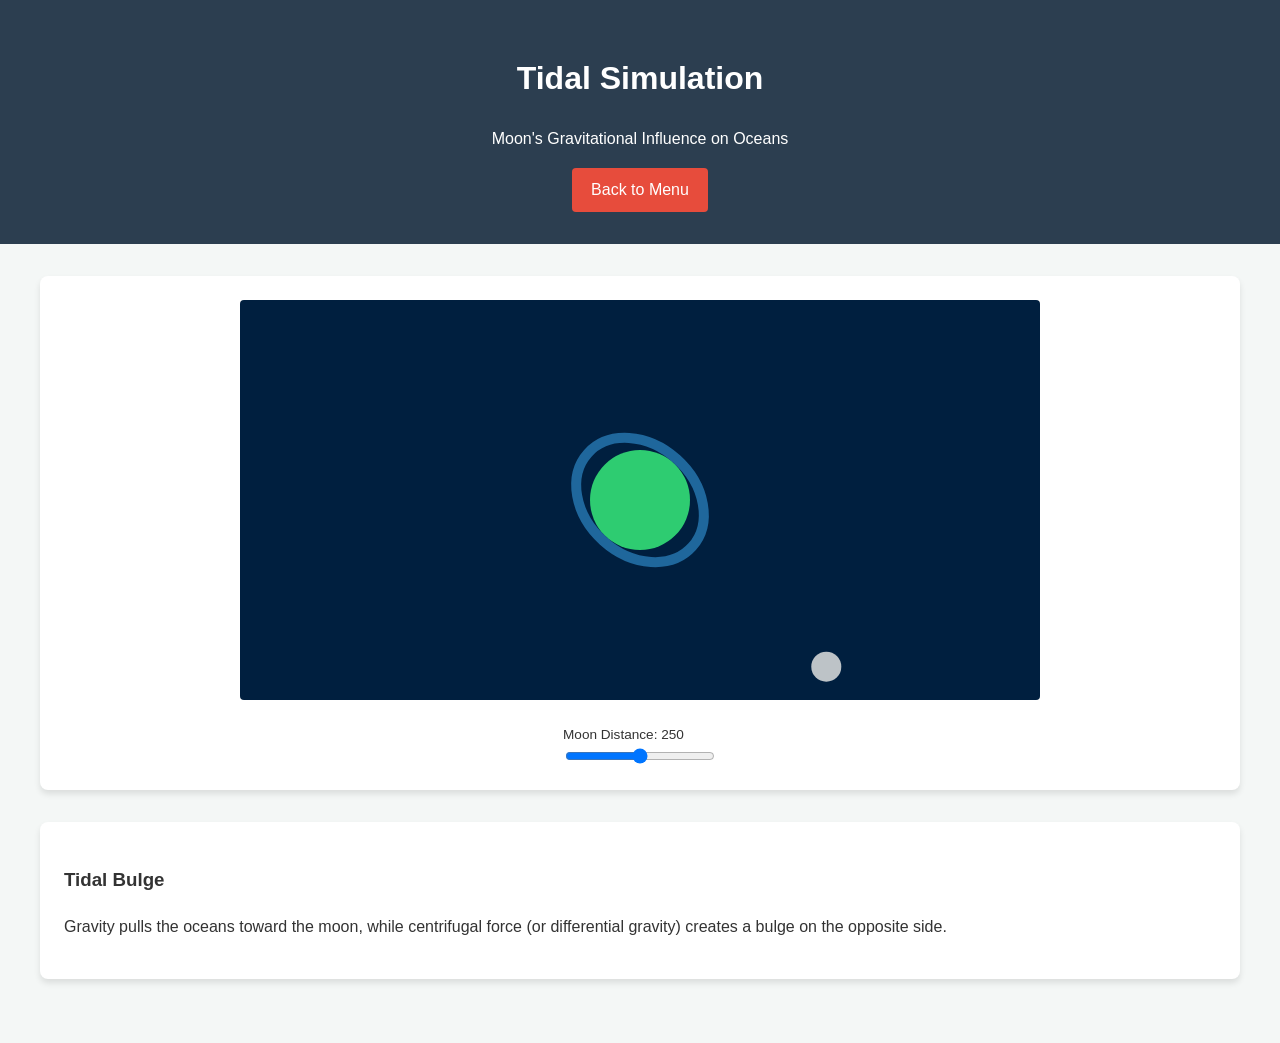
<file: simulations/tides.html>
<!DOCTYPE html>
<html lang="en">
<head>
    <meta charset="UTF-8">
    <title>Tidal Simulation - Physics Lab</title>
    <link rel="stylesheet" href="../assets/css/style.css">
    <style>
        #tideCanvas { background: #001f3f; }
    </style>
</head>
<body>
    <header>
        <h1>Tidal Simulation</h1>
        <p>Moon's Gravitational Influence on Oceans</p>
        <a href="../index.html" class="btn" style="background: var(--accent);">Back to Menu</a>
    </header>
    <main class="container">
        <div class="sim-container">
            <canvas id="tideCanvas" width="800" height="400"></canvas>
            <div class="controls">
                <div class="control-group">
                    <label>Moon Distance: <span id="distVal">250</span></label>
                    <input type="range" id="distRange" min="150" max="350" value="250">
                </div>
            </div>
        </div>
        <div class="info-section sim-container">
            <h3>Tidal Bulge</h3>
            <p>Gravity pulls the oceans toward the moon, while centrifugal force (or differential gravity) creates a bulge on the opposite side.</p>
        </div>
    </main>
    <script>
        const canvas = document.getElementById('tideCanvas');
        const ctx = canvas.getContext('2d');
        const distRange = document.getElementById('distRange');
        
        let angle = 0;

        function draw() {
            ctx.clearRect(0, 0, canvas.width, canvas.height);
            ctx.translate(canvas.width/2, canvas.height/2);

            const dist = parseFloat(distRange.value);
            const mx = dist * Math.cos(angle);
            const my = dist * Math.sin(angle);

            // Moon
            ctx.beginPath(); ctx.arc(mx, my, 15, 0, Math.PI*2); ctx.fillStyle = "#bdc3c7"; ctx.fill();

            // Earth (Solid)
            ctx.beginPath(); ctx.arc(0, 0, 50, 0, Math.PI*2); ctx.fillStyle = "#2ecc71"; ctx.fill();

            // Oceans (Bulge)
            ctx.save();
            ctx.rotate(angle);
            ctx.beginPath();
            ctx.ellipse(0, 0, 70, 55, 0, 0, Math.PI*2);
            ctx.strokeStyle = "rgba(52, 152, 219, 0.6)";
            ctx.lineWidth = 10;
            ctx.stroke();
            ctx.restore();

            angle += 0.01;
            ctx.setTransform(1,0,0,1,0,0);
            requestAnimationFrame(draw);
        }
        draw();
    </script>
</body>
</html>
</file>
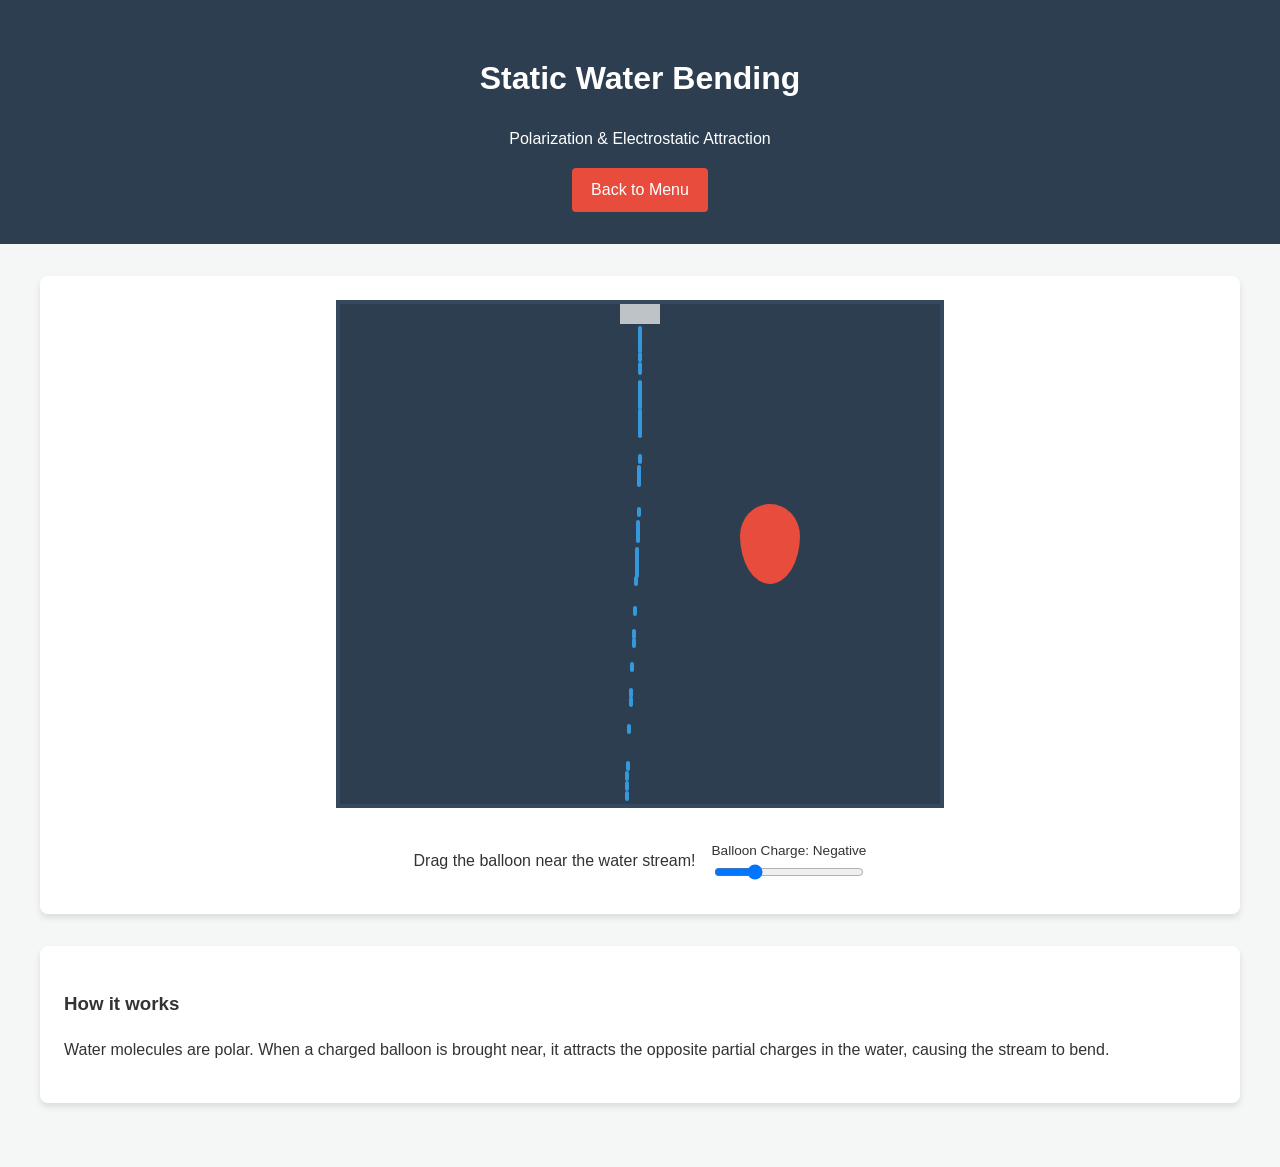
<file: simulations/water-bending.html>
<!DOCTYPE html>
<html lang="en">
<head>
    <meta charset="UTF-8">
    <title>Static Water Bending - Physics Lab</title>
    <link rel="stylesheet" href="../assets/css/style.css">
    <style>
        .water-sim { position: relative; width: 600px; height: 500px; background: #2c3e50; margin: 0 auto; border: 4px solid #34495e; overflow: hidden; }
        .balloon { width: 60px; height: 80px; background: #e74c3c; border-radius: 50% 50% 50% 50% / 40% 40% 60% 60%; position: absolute; cursor: grab; }
        .tap { position: absolute; top: 0; left: 280px; width: 40px; height: 20px; background: #bdc3c7; }
        .drop { width: 4px; height: 10px; background: #3498db; position: absolute; border-radius: 2px; }
    </style>
</head>
<body>
    <header>
        <h1>Static Water Bending</h1>
        <p>Polarization & Electrostatic Attraction</p>
        <a href="../index.html" class="btn" style="background: var(--accent);">Back to Menu</a>
    </header>
    <main class="container">
        <div class="sim-container">
            <div class="water-sim" id="simArea">
                <div class="tap"></div>
                <div class="balloon" id="balloon" style="top: 200px; left: 400px;"></div>
            </div>
            <div class="controls">
                <p>Drag the balloon near the water stream!</p>
                <div class="control-group">
                    <label>Balloon Charge: <span id="chargeVal">Negative</span></label>
                    <input type="range" id="chargeRange" min="-10" max="10" value="-5">
                </div>
            </div>
        </div>
        <div class="info-section sim-container">
            <h3>How it works</h3>
            <p>Water molecules are polar. When a charged balloon is brought near, it attracts the opposite partial charges in the water, causing the stream to bend.</p>
        </div>
    </main>
    <script>
        const simArea = document.getElementById('simArea');
        const balloon = document.getElementById('balloon');
        let drops = [];

        // Drag logic
        let isDragging = false;
        balloon.onmousedown = () => isDragging = true;
        document.onmouseup = () => isDragging = false;
        document.onmousemove = (e) => {
            if (!isDragging) return;
            const rect = simArea.getBoundingClientRect();
            balloon.style.left = (e.clientX - rect.left - 30) + 'px';
            balloon.style.top = (e.clientY - rect.top - 40) + 'px';
        };

        function createDrop() {
            const drop = document.createElement('div');
            drop.className = 'drop';
            drop.style.left = '298px';
            drop.style.top = '20px';
            simArea.appendChild(drop);
            drops.push({ el: drop, x: 298, y: 20, vx: 0, vy: 2 });
        }

        function animate() {
            if (Math.random() > 0.5) createDrop();
            
            const bx = parseFloat(balloon.style.left) + 30;
            const by = parseFloat(balloon.style.top) + 40;
            const charge = parseFloat(document.getElementById('chargeRange').value);

            drops.forEach((d, i) => {
                const dx = bx - d.x;
                const dy = by - d.y;
                const distSq = dx*dx + dy*dy;
                
                if (distSq < 40000) {
                    const force = (charge * 50) / distSq;
                    d.vx += force * (dx / Math.sqrt(distSq));
                }

                d.x += d.vx;
                d.y += d.vy;
                d.vy += 0.1; // Gravity

                d.el.style.left = d.x + 'px';
                d.el.style.top = d.y + 'px';

                if (d.y > 500) {
                    simArea.removeChild(d.el);
                    drops.splice(i, 1);
                }
            });
            requestAnimationFrame(animate);
        }
        animate();
    </script>
</body>
</html>
</file>
<file: assets/css/style.css>
:root {
    --primary: #2c3e50;
    --secondary: #3498db;
    --accent: #e74c3c;
    --bg: #f4f7f6;
    --text: #333;
    --white: #ffffff;
    --card-shadow: 0 4px 6px rgba(0, 0, 0, 0.1);
    --transition: all 0.3s ease;
}

body {
    font-family: 'Segoe UI', Tahoma, Geneva, Verdana, sans-serif;
    background-color: var(--bg);
    color: var(--text);
    margin: 0;
    padding: 0;
    line-height: 1.6;
}

header {
    background-color: var(--primary);
    color: var(--white);
    padding: 2rem 1rem;
    text-align: center;
}

.container {
    max-width: 1200px;
    margin: 0 auto;
    padding: 2rem;
}

.grid {
    display: grid;
    grid-template-columns: repeat(auto-fit, minmax(280px, 1fr));
    gap: 2rem;
}

.card {
    background: var(--white);
    border-radius: 8px;
    overflow: hidden;
    box-shadow: var(--card-shadow);
    transition: var(--transition);
    display: flex;
    flex-direction: column;
}

.card:hover {
    transform: translateY(-5px);
    box-shadow: 0 8px 15px rgba(0, 0, 0, 0.2);
}

.card-img {
    height: 160px;
    background: #ddd;
    display: flex;
    align-items: center;
    justify-content: center;
    font-size: 3rem;
    color: var(--secondary);
}

.card-content {
    padding: 1.5rem;
    flex-grow: 1;
}

.card-title {
    margin: 0 0 0.5rem;
    color: var(--primary);
}

.card-text {
    font-size: 0.9rem;
    color: #666;
    margin-bottom: 1.5rem;
}

.btn {
    display: inline-block;
    background-color: var(--secondary);
    color: var(--white);
    padding: 0.6rem 1.2rem;
    text-decoration: none;
    border-radius: 4px;
    transition: var(--transition);
    text-align: center;
    border: none;
    cursor: pointer;
}

.btn:hover {
    background-color: #2980b9;
}

/* Simulation UI Components */
.sim-container {
    background: var(--white);
    padding: 1.5rem;
    border-radius: 8px;
    box-shadow: var(--card-shadow);
    margin-bottom: 2rem;
}

canvas {
    background: #000;
    display: block;
    margin: 0 auto;
    border-radius: 4px;
    max-width: 100%;
}

.controls {
    margin-top: 1.5rem;
    display: flex;
    flex-wrap: wrap;
    gap: 1rem;
    align-items: center;
    justify-content: center;
}

.control-group {
    display: flex;
    flex-direction: column;
    font-size: 0.85rem;
}

input[type="range"] {
    width: 150px;
}
</file>
<file: simulations/collisions-lab/style.css>
#collisionCanvas {
    background: #fdfdfd;
    border-bottom: 4px solid #34495e;
}

.control-group {
    background: #f8f9fa;
    padding: 1rem;
    border-radius: 4px;
    border: 1px solid #dee2e6;
}

select {
    padding: 5px;
    border-radius: 4px;
    border: 1px solid #ccc;
}

.info-section {
    background: white;
    padding: 1.5rem;
    border-radius: 8px;
    box-shadow: var(--card-shadow);
}
</file>
<file: simulations/energy-transformation/style.css>
/* Simulation specific styles */
.info-section {
    background: white;
    padding: 2rem;
    border-radius: 8px;
    box-shadow: var(--card-shadow);
}

#simCanvas {
    background: #ecf0f1;
    border: 2px solid #bdc3c7;
}

.grid {
    grid-template-columns: repeat(3, 1fr);
    margin-top: 1rem;
}
</file>
